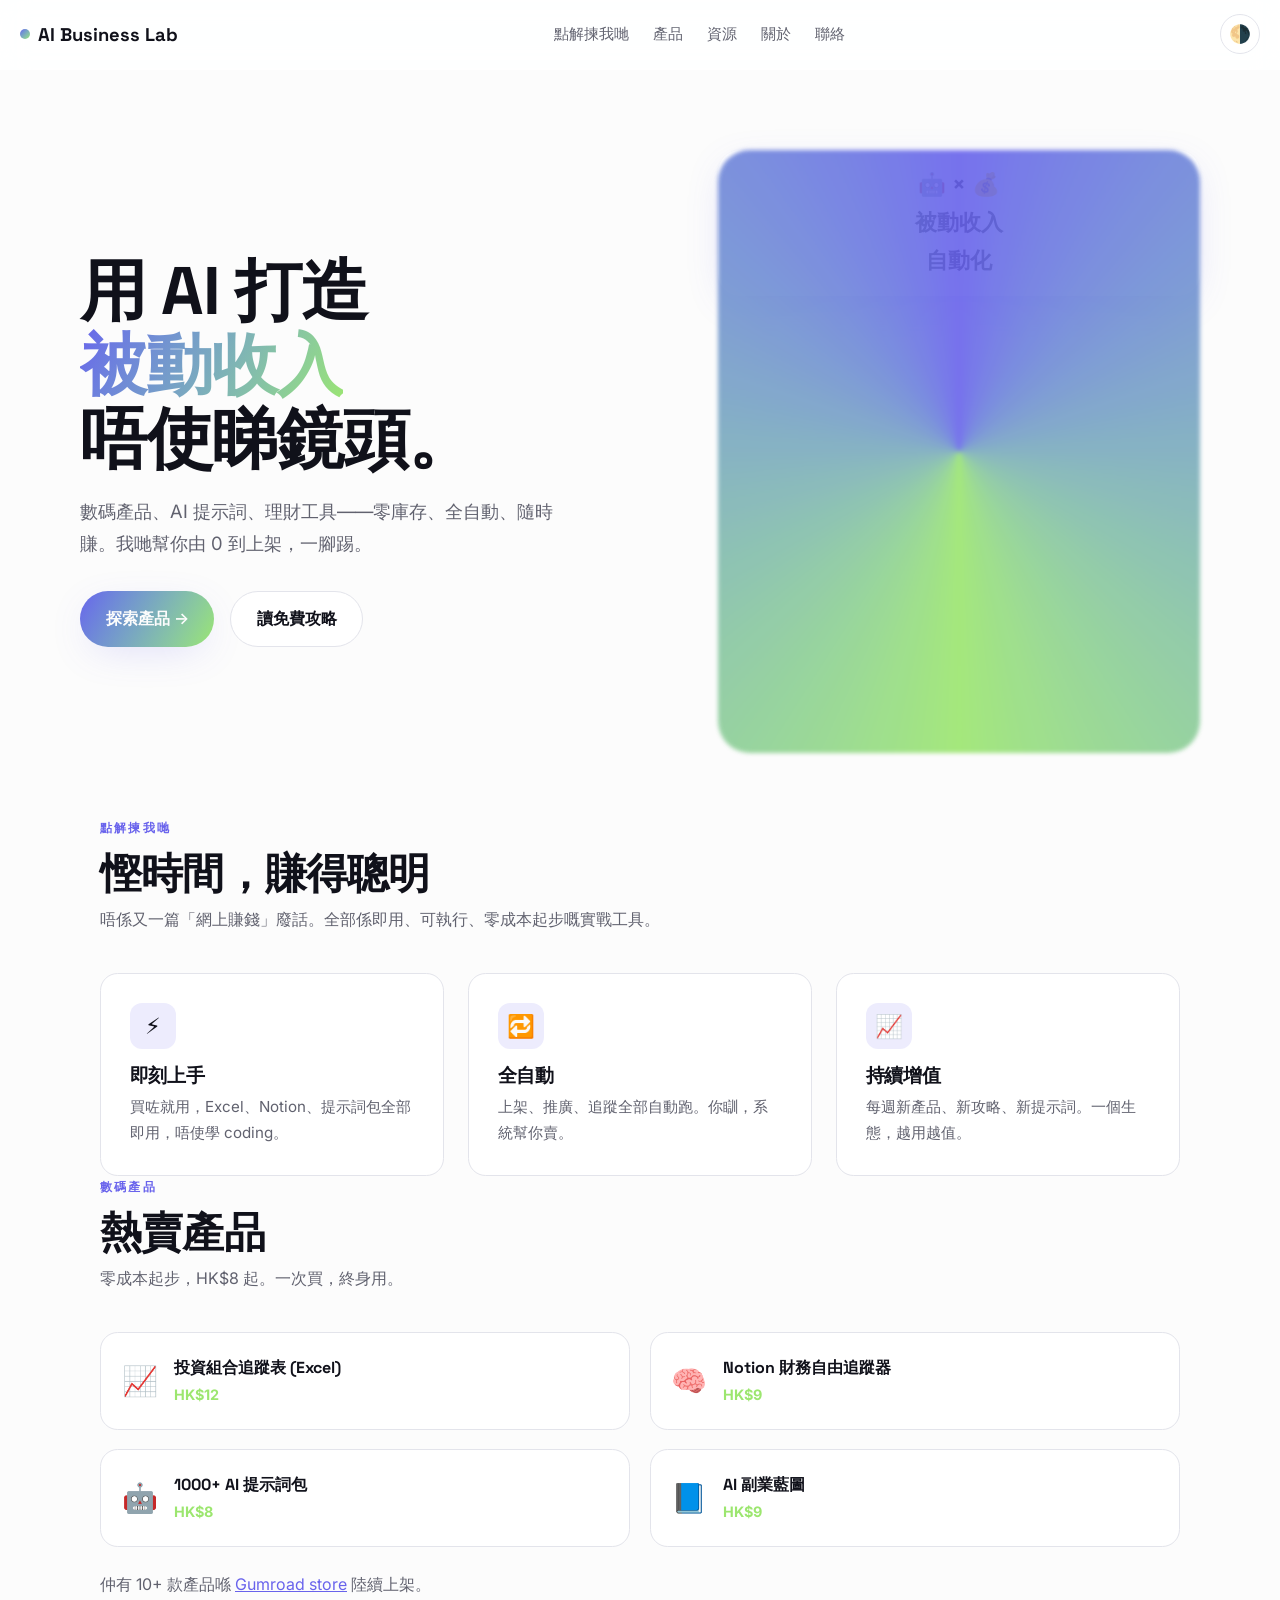
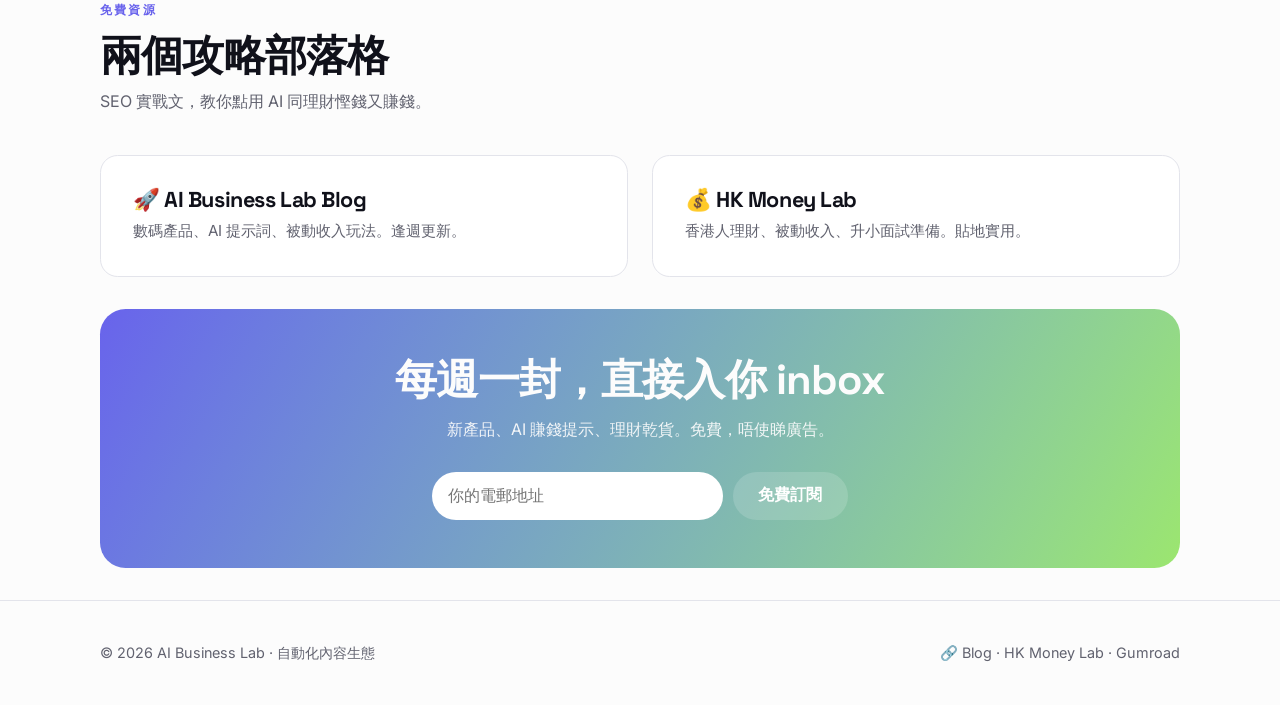
<file: site/index.html>
<!DOCTYPE html>
<html lang="zh-HK">
<head>
<meta charset="utf-8">
<meta name="viewport" content="width=device-width,initial-scale=1">
<title>AI Business Lab — 用 AI 打造被動收入</title>
<meta name="description" content="AI Business Lab 幫你用數碼產品、AI 提示詞同理財工具，建立零庫存、全自動嘅被動收入。">
<link rel="canonical" href="https://aibizlab-hub.github.io/aibizlab-site/">
<script data-goatcounter="https://aibizlab.goatcounter.com/count.js" async src="//gc.goatcounter.com/count.js"></script>
<link rel="preconnect" href="https://fonts.googleapis.com">
<link rel="preconnect" href="https://fonts.gstatic.com" crossorigin>
<link href="https://fonts.googleapis.com/css2?family=Inter:wght@400;500;600&family=Space+Grotesk:wght@500;700&display=swap" rel="stylesheet">
<link rel="stylesheet" href="assets/css/style.css">
</head>
<body>
<nav>
  <div class="brand"><span class="dot"></span> AI Business Lab</div>
  <div class="nav-links">
    <a href="#features">點解揀我哋</a>
    <a href="#products">產品</a>
    <a href="#resources">資源</a>
    <a href="about.html">關於</a>
    <a href="contact.html">聯絡</a>
  </div>
  <button class="theme-btn" aria-label="切換深色模式">🌗</button>
  <button class="burger" aria-label="選單">☰</button>
</nav>

<header class="wrap hero">
  <div class="reveal">
    <h1>用 AI 打造<br><span class="grad">被動收入</span><br>唔使睇鏡頭。</h1>
    <p class="lede">數碼產品、AI 提示詞、理財工具——零庫存、全自動、隨時賺。我哋幫你由 0 到上架，一腳踢。</p>
    <div class="cta-row">
      <a class="btn btn-primary" href="#products">探索產品 →</a>
      <a class="btn btn-ghost" href="#resources">讀免費攻略</a>
    </div>
  </div>
  <div class="hero-visual reveal float">
    <div class="orb"></div>
    <div class="orb-2"><div class="chip">🤖 × 💰<br>被動收入<br>自動化</div></div>
  </div>
</header>

<section id="features" class="wrap">
  <div class="section-head reveal">
    <div class="eyebrow">點解揀我哋</div>
    <h2>慳時間，賺得聰明</h2>
    <p>唔係又一篇「網上賺錢」廢話。全部係即用、可執行、零成本起步嘅實戰工具。</p>
  </div>
  <div class="grid-3">
    <div class="card reveal">
      <div class="ico">⚡</div>
      <h3>即刻上手</h3>
      <p>買咗就用，Excel、Notion、提示詞包全部即用，唔使學 coding。</p>
    </div>
    <div class="card reveal">
      <div class="ico">🔁</div>
      <h3>全自動</h3>
      <p>上架、推廣、追蹤全部自動跑。你瞓，系統幫你賣。</p>
    </div>
    <div class="card reveal">
      <div class="ico">📈</div>
      <h3>持續增值</h3>
      <p>每週新產品、新攻略、新提示詞。一個生態，越用越值。</p>
    </div>
  </div>
</section>

<section id="products" class="wrap">
  <div class="section-head reveal">
    <div class="eyebrow">數碼產品</div>
    <h2>熱賣產品</h2>
    <p>零成本起步，HK$8 起。一次買，終身用。</p>
  </div>
  <div class="products">
    <a class="product reveal" href="https://gumroad.com/products/ocqse">
      <span class="emoji">📈</span>
      <span class="meta"><b>投資組合追蹤表 (Excel)</b><span>HK$12</span></span>
    </a>
    <a class="product reveal" href="https://gumroad.com/products/agcfz">
      <span class="emoji">🧠</span>
      <span class="meta"><b>Notion 財務自由追蹤器</b><span>HK$9</span></span>
    </a>
    <a class="product reveal" href="https://gumroad.com/products/zudzxu">
      <span class="emoji">🤖</span>
      <span class="meta"><b>1000+ AI 提示詞包</b><span>HK$8</span></span>
    </a>
    <a class="product reveal" href="https://gumroad.com/products/nwhbls">
      <span class="emoji">📘</span>
      <span class="meta"><b>AI 副業藍圖</b><span>HK$9</span></span>
    </a>
  </div>
  <p class="reveal" style="margin-top:1.5rem;color:var(--muted)">仲有 10+ 款產品喺 <a href="https://gumroad.com" style="color:var(--accent)">Gumroad store</a> 陸續上架。</p>
</section>

<section id="resources" class="wrap">
  <div class="section-head reveal">
    <div class="eyebrow">免費資源</div>
    <h2>兩個攻略部落格</h2>
    <p>SEO 實戰文，教你點用 AI 同理財慳錢又賺錢。</p>
  </div>
  <div class="resources">
    <a class="resource reveal" href="https://aibizlab-hub.github.io/aibizlab-blog/">
      <h3>🚀 AI Business Lab Blog</h3>
      <p>數碼產品、AI 提示詞、被動收入玩法。逢週更新。</p>
    </a>
    <a class="resource reveal" href="https://aibizlab-hub.github.io/aibizlab-hkfinance/">
      <h3>💰 HK Money Lab</h3>
      <p>香港人理財、被動收入、升小面試準備。貼地實用。</p>
    </a>
  </div>
</section>

<section class="wrap">
  <div class="cta-band reveal">
    <h2>每週一封，直接入你 inbox</h2>
    <p>新產品、AI 賺錢提示、理財乾貨。免費，唔使睇廣告。</p>
    <form class="signup-inline" action="https://docs.google.com/forms/d/e/1FAIpQLScCxi_w7f8Ep2hqylOLt9LSbOdzfATiV2g6GKmg1LAjxBhYvg/formResponse" method="POST" target="_blank">
      <input type="hidden" name="entry.343764206" value="品牌站訂閱">
      <input type="email" name="entry.324733833" placeholder="你的電郵地址" required>
      <input type="hidden" name="entry.29427835" value="訂閱通訊">
      <button class="btn btn-ghost" type="submit">免費訂閱</button>
    </form>
  </div>
</section>

<footer>
  <div class="wrap">
    <span>© 2026 AI Business Lab · 自動化內容生態</span>
    <span>🔗 <a href="https://aibizlab-hub.github.io/aibizlab-blog/">Blog</a> · <a href="https://aibizlab-hub.github.io/aibizlab-hkfinance/">HK Money Lab</a> · <a href="https://gumroad.com">Gumroad</a></span>
  </div>
</footer>

<script src="assets/js/main.js"></script>
</body>
</html>
</file>
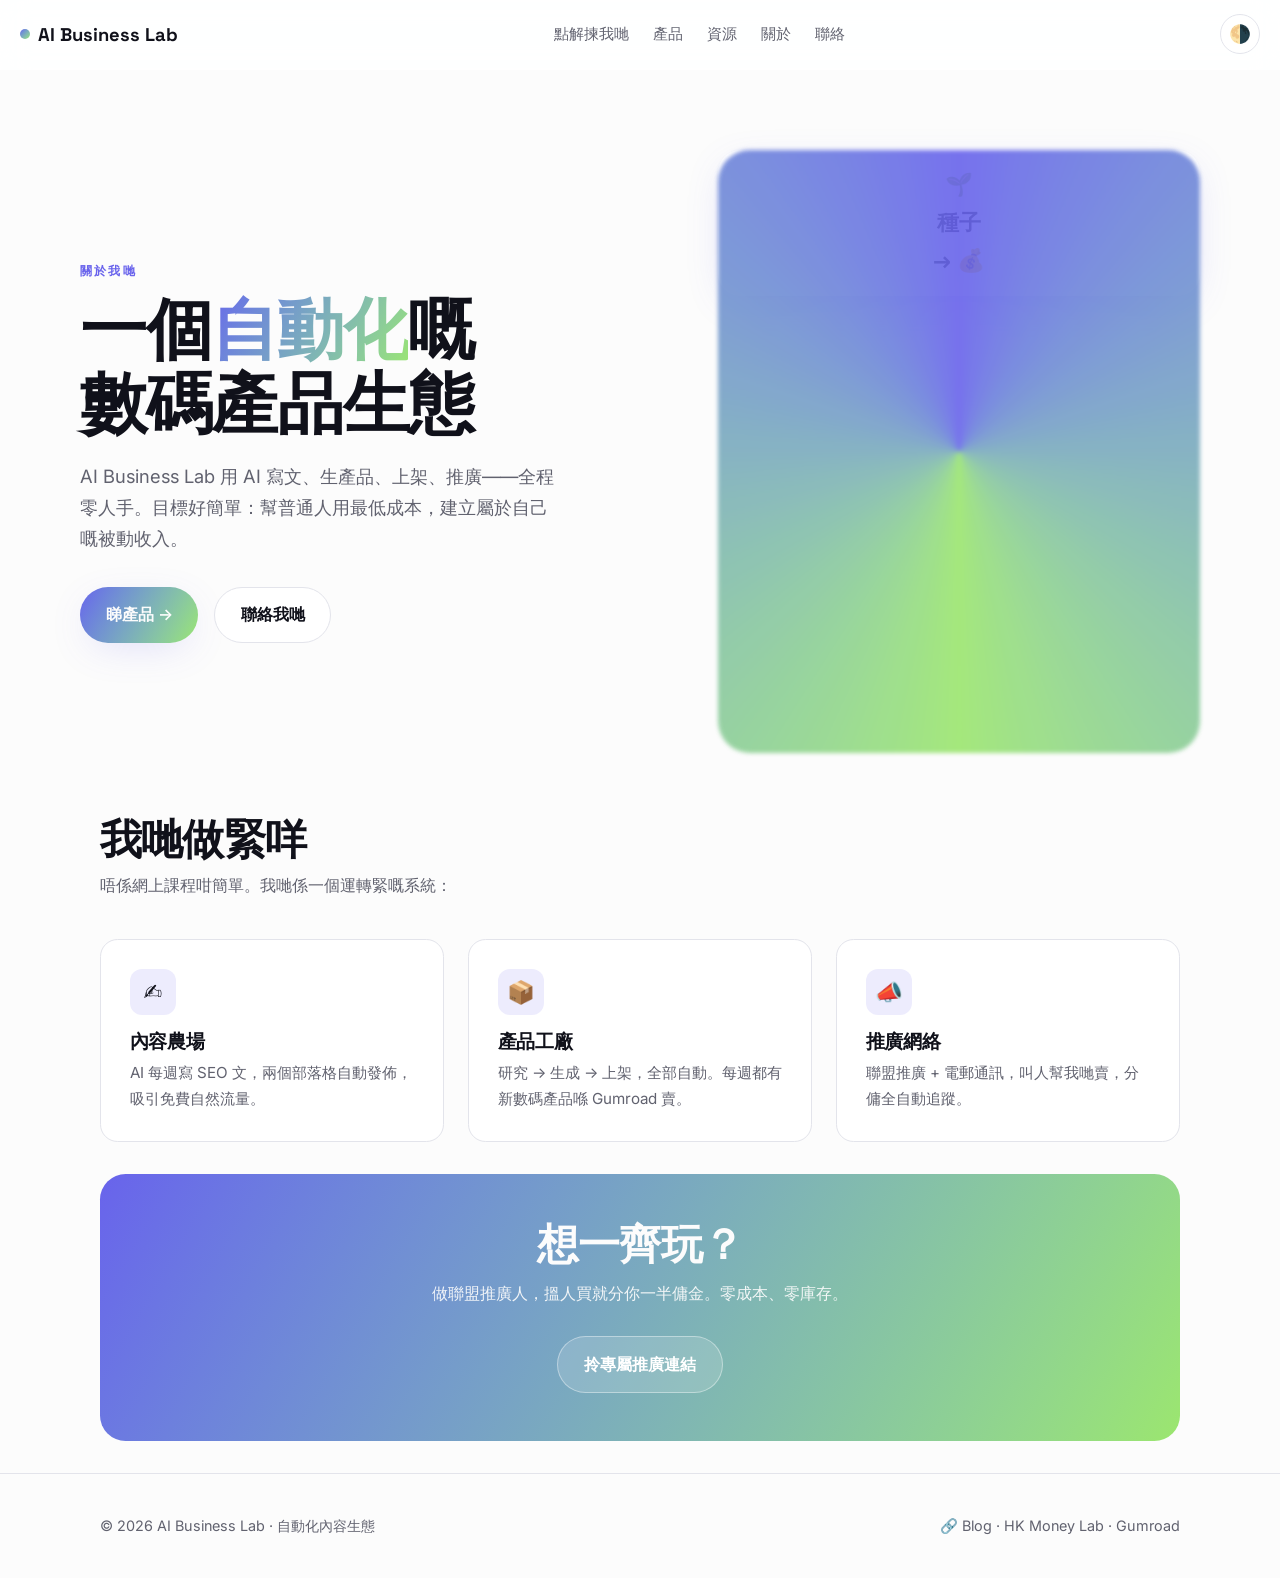
<file: site/about.html>
<!DOCTYPE html>
<html lang="zh-HK">
<head>
<meta charset="utf-8">
<meta name="viewport" content="width=device-width,initial-scale=1">
<title>關於 AI Business Lab</title>
<meta name="description" content="AI Business Lab 係一個全自動嘅數碼產品生態：用 AI 生成內容、上架產品、仲幫你被動收入。">
<link rel="canonical" href="https://aibizlab-hub.github.io/aibizlab-site/about.html">
<script data-goatcounter="https://aibizlab.goatcounter.com/count.js" async src="//gc.goatcounter.com/count.js"></script>
<link rel="preconnect" href="https://fonts.googleapis.com">
<link href="https://fonts.googleapis.com/css2?family=Inter:wght@400;500;600&family=Space+Grotesk:wght@500;700&display=swap" rel="stylesheet">
<link rel="stylesheet" href="assets/css/style.css">
</head>
<body>
<nav>
  <div class="brand"><span class="dot"></span> AI Business Lab</div>
  <div class="nav-links">
    <a href="index.html#features">點解揀我哋</a>
    <a href="index.html#products">產品</a>
    <a href="index.html#resources">資源</a>
    <a href="about.html">關於</a>
    <a href="contact.html">聯絡</a>
  </div>
  <button class="theme-btn" aria-label="切換深色模式">🌗</button>
  <button class="burger" aria-label="選單">☰</button>
</nav>

<header class="wrap hero">
  <div class="reveal">
    <div class="eyebrow">關於我哋</div>
    <h1>一個<span class="grad">自動化</span>嘅<br>數碼產品生態</h1>
    <p class="lede">AI Business Lab 用 AI 寫文、生產品、上架、推廣——全程零人手。目標好簡單：幫普通人用最低成本，建立屬於自己嘅被動收入。</p>
    <div class="cta-row">
      <a class="btn btn-primary" href="index.html#products">睇產品 →</a>
      <a class="btn btn-ghost" href="contact.html">聯絡我哋</a>
    </div>
  </div>
  <div class="hero-visual reveal float">
    <div class="orb"></div>
    <div class="orb-2"><div class="chip">🌱<br>種子<br>→ 💰</div></div>
  </div>
</header>

<section class="wrap">
  <div class="section-head reveal">
    <h2>我哋做緊咩</h2>
    <p>唔係網上課程咁簡單。我哋係一個運轉緊嘅系統：</p>
  </div>
  <div class="grid-3">
    <div class="card reveal"><div class="ico">✍️</div><h3>內容農場</h3><p>AI 每週寫 SEO 文，兩個部落格自動發佈，吸引免費自然流量。</p></div>
    <div class="card reveal"><div class="ico">📦</div><h3>產品工廠</h3><p>研究 → 生成 → 上架，全部自動。每週都有新數碼產品喺 Gumroad 賣。</p></div>
    <div class="card reveal"><div class="ico">📣</div><h3>推廣網絡</h3><p>聯盟推廣 + 電郵通訊，叫人幫我哋賣，分傭全自動追蹤。</p></div>
  </div>
</section>

<section class="wrap">
  <div class="cta-band reveal">
    <h2>想一齊玩？</h2>
    <p>做聯盟推廣人，搵人買就分你一半傭金。零成本、零庫存。</p>
    <div class="signup-inline">
      <a class="btn btn-ghost" href="contact.html">拎專屬推廣連結</a>
    </div>
  </div>
</section>

<footer>
  <div class="wrap">
    <span>© 2026 AI Business Lab · 自動化內容生態</span>
    <span>🔗 <a href="https://aibizlab-hub.github.io/aibizlab-blog/">Blog</a> · <a href="https://aibizlab-hub.github.io/aibizlab-hkfinance/">HK Money Lab</a> · <a href="https://gumroad.com">Gumroad</a></span>
  </div>
</footer>
<script src="assets/js/main.js"></script>
</body>
</html>
</file>
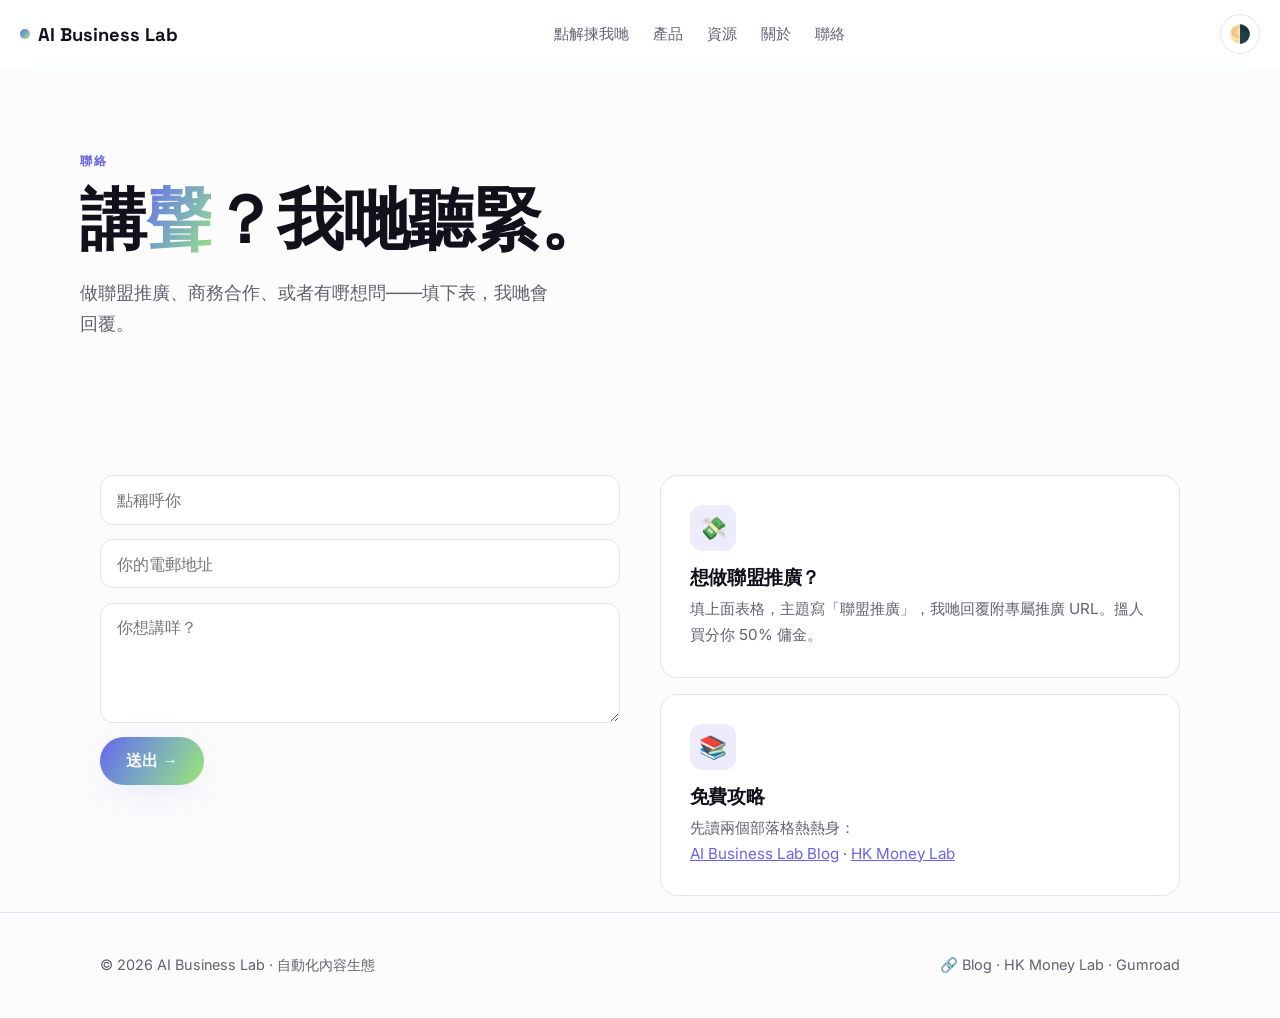
<file: site/contact.html>
<!DOCTYPE html>
<html lang="zh-HK">
<head>
<meta charset="utf-8">
<meta name="viewport" content="width=device-width,initial-scale=1">
<title>聯絡 AI Business Lab</title>
<meta name="description" content="想做聯盟推廣、合作、或者有問題？搵 AI Business Lab 嘅方法。">
<link rel="canonical" href="https://aibizlab-hub.github.io/aibizlab-site/contact.html">
<script data-goatcounter="https://aibizlab.goatcounter.com/count.js" async src="//gc.goatcounter.com/count.js"></script>
<link rel="preconnect" href="https://fonts.googleapis.com">
<link href="https://fonts.googleapis.com/css2?family=Inter:wght@400;500;600&family=Space+Grotesk:wght@500;700&display=swap" rel="stylesheet">
<link rel="stylesheet" href="assets/css/style.css">
<style>
.contact-grid{display:grid;grid-template-columns:1fr 1fr;gap:2.5rem;margin-top:2.5rem}
.contact-form{display:flex;flex-direction:column;gap:.9rem}
.contact-form input,.contact-form textarea{
  padding:.85rem 1rem;border-radius:.8rem;border:1px solid var(--border);
  background:var(--card);color:var(--fg);font-size:1rem;font-family:inherit;width:100%
}
.contact-form textarea{min-height:120px;resize:vertical}
.contact-form button{align-self:flex-start}
.contact-side .card{margin-bottom:1rem}
@media(max-width:860px){.contact-grid{grid-template-columns:1fr}}
</style>
</head>
<body>
<nav>
  <div class="brand"><span class="dot"></span> AI Business Lab</div>
  <div class="nav-links">
    <a href="index.html#features">點解揀我哋</a>
    <a href="index.html#products">產品</a>
    <a href="index.html#resources">資源</a>
    <a href="about.html">關於</a>
    <a href="contact.html">聯絡</a>
  </div>
  <button class="theme-btn" aria-label="切換深色模式">🌗</button>
  <button class="burger" aria-label="選單">☰</button>
</nav>

<header class="wrap hero">
  <div class="reveal" style="grid-column:1/-1">
    <div class="eyebrow">聯絡</div>
    <h1>講<a href="#" style="pointer-events:none" class="grad">聲</a>？我哋聽緊。</h1>
    <p class="lede">做聯盟推廣、商務合作、或者有嘢想問——填下表，我哋會回覆。</p>
  </div>
</header>

<section class="wrap">
  <div class="contact-grid">
    <form class="contact-form reveal" action="https://docs.google.com/forms/d/e/1FAIpQLScCxi_w7f8Ep2hqylOLt9LSbOdzfATiV2g6GKmg1LAjxBhYvg/formResponse" method="POST" target="_blank">
      <input type="text" name="entry.343764206" placeholder="點稱呼你" required>
      <input type="email" name="entry.324733833" placeholder="你的電郵地址" required>
      <textarea name="entry.29427835" placeholder="你想講咩？" required></textarea>
      <button class="btn btn-primary" type="submit">送出 →</button>
    </form>
    <div class="contact-side reveal">
      <div class="card">
        <div class="ico">💸</div>
        <h3>想做聯盟推廣？</h3>
        <p>填上面表格，主題寫「聯盟推廣」，我哋回覆附專屬推廣 URL。搵人買分你 50% 傭金。</p>
      </div>
      <div class="card">
        <div class="ico">📚</div>
        <h3>免費攻略</h3>
        <p>先讀兩個部落格熱熱身：<br><a href="https://aibizlab-hub.github.io/aibizlab-blog/" style="color:var(--accent)">AI Business Lab Blog</a> · <a href="https://aibizlab-hub.github.io/aibizlab-hkfinance/" style="color:var(--accent)">HK Money Lab</a></p>
      </div>
    </div>
  </div>
</section>

<footer>
  <div class="wrap">
    <span>© 2026 AI Business Lab · 自動化內容生態</span>
    <span>🔗 <a href="https://aibizlab-hub.github.io/aibizlab-blog/">Blog</a> · <a href="https://aibizlab-hub.github.io/aibizlab-hkfinance/">HK Money Lab</a> · <a href="https://gumroad.com">Gumroad</a></span>
  </div>
</footer>
<script src="assets/js/main.js"></script>
</body>
</html>
</file>
<file: site/assets/css/style.css>
:root{
  --bg: oklch(0.99 0 0);
  --bg-soft: oklch(0.97 0.01 280);
  --fg: oklch(0.18 0.02 280);
  --muted: oklch(0.5 0.02 280);
  --card: oklch(1 0 0);
  --border: oklch(0.92 0.01 280);
  --accent: oklch(0.58 0.20 280);      /* electric indigo */
  --accent-2: oklch(0.85 0.17 135);    /* lime twist */
  --accent-fg: oklch(0.99 0 0);
  --shadow: 0 10px 40px -12px oklch(0.58 0.20 280 / 0.25);
  --radius: 1.1rem;
  --font-display: "Space Grotesk", system-ui, sans-serif;
  --font-sans: "Inter", system-ui, -apple-system, sans-serif;
}
[data-theme="dark"]{
  --bg: oklch(0.16 0.02 280);
  --bg-soft: oklch(0.20 0.03 280);
  --fg: oklch(0.96 0 0);
  --muted: oklch(0.72 0.02 280);
  --card: oklch(0.22 0.03 280);
  --border: oklch(0.32 0.03 280);
  --shadow: 0 10px 40px -10px oklch(0 0 0 / 0.5);
}
*{box-sizing:border-box;margin:0;padding:0}
html{scroll-behavior:smooth}
body{
  font-family:var(--font-sans);
  background:var(--bg);
  color:var(--fg);
  line-height:1.7;
  -webkit-font-smoothing:antialiased;
  transition:background .3s, color .3s;
}
.wrap{max-width:1120px;margin:0 auto;padding:0 1.25rem}
h1,h2,h3{font-family:var(--font-display);letter-spacing:-0.02em;line-height:1.1}

/* NAV */
nav{
  position:sticky;top:0;z-index:50;
  display:flex;align-items:center;justify-content:space-between;
  padding:.9rem 1.25rem;
  backdrop-filter:saturate(180%) blur(14px);
  background:oklch(1 0 0 / 0.7);
  border-bottom:1px solid transparent;
  transition:border-color .3s, background .3s;
}
[data-theme="dark"] nav{background:oklch(0.16 0.02 280 / 0.7)}
nav.scrolled{border-color:var(--border)}
.brand{font-family:var(--font-display);font-weight:700;font-size:1.15rem;display:flex;align-items:center;gap:.5rem}
.brand .dot{width:10px;height:10px;border-radius:50%;background:linear-gradient(135deg,var(--accent),var(--accent-2))}
.nav-links{display:flex;gap:1.5rem;align-items:center}
.nav-links a{color:var(--muted);text-decoration:none;font-size:.95rem;transition:color .2s}
.nav-links a:hover{color:var(--fg)}
.theme-btn{
  border:1px solid var(--border);background:var(--card);color:var(--fg);
  width:40px;height:40px;border-radius:50%;cursor:pointer;font-size:1.1rem;
  display:grid;place-items:center;transition:transform .2s, border-color .2s;
}
.theme-btn:hover{transform:rotate(20deg);border-color:var(--accent)}
.burger{display:none;background:none;border:0;font-size:1.5rem;cursor:pointer;color:var(--fg)}

/* HERO (asymmetric) */
.hero{
  display:grid;grid-template-columns:1.1fr 0.9fr;gap:3rem;align-items:center;
  padding:5rem 0 4rem;
}
.hero h1{font-size:clamp(2.4rem,6vw,4.2rem);margin-bottom:1.2rem}
.hero h1 .grad{
  background:linear-gradient(120deg,var(--accent),var(--accent-2));
  -webkit-background-clip:text;background-clip:text;color:transparent;
}
.hero p.lede{font-size:1.15rem;color:var(--muted);max-width:30rem;margin-bottom:2rem}
.cta-row{display:flex;gap:1rem;flex-wrap:wrap}
.btn{
  display:inline-flex;align-items:center;gap:.5rem;
  padding:.85rem 1.6rem;border-radius:999px;font-weight:600;text-decoration:none;
  font-size:1rem;transition:transform .15s, box-shadow .2s, background .2s;cursor:pointer;border:0;
}
.btn-primary{background:linear-gradient(120deg,var(--accent),var(--accent-2));color:var(--accent-fg);box-shadow:var(--shadow)}
.btn-primary:hover{transform:translateY(-2px)}
.btn-ghost{background:var(--card);color:var(--fg);border:1px solid var(--border)}
.btn-ghost:hover{transform:translateY(-2px);border-color:var(--accent)}

/* floating gradient card (the twist) */
.hero-visual{position:relative;aspect-ratio:4/5}
.orb{
  position:absolute;inset:0;border-radius:2rem;overflow:hidden;
  background:conic-gradient(from 0deg,var(--accent),var(--accent-2),var(--accent));
  filter:blur(2px);animation:spin 14s linear infinite;opacity:.9;
}
.orb-2{inset:18% 18% 18% 18%;background:var(--card);border-radius:1.4rem;filter:none;
  display:grid;place-items:center;box-shadow:var(--shadow);animation:none}
.orb-2 .chip{font-family:var(--font-display);font-weight:700;font-size:1.4rem;text-align:center;padding:1rem}
@keyframes spin{to{transform:rotate(360deg)}}
.float{animation:float 5s ease-in-out infinite}
@keyframes float{50%{transform:translateY(-14px)}}

/* SECTIONS */
section{padding:4.5rem 0}
.eyebrow{text-transform:uppercase;letter-spacing:.18em;font-size:.78rem;font-weight:700;color:var(--accent);margin-bottom:.8rem}
.section-head h2{font-size:clamp(1.8rem,4vw,2.6rem);margin-bottom:.6rem}
.section-head p{color:var(--muted);max-width:38rem}
.grid-3{display:grid;grid-template-columns:repeat(3,1fr);gap:1.5rem;margin-top:2.5rem}
.card{
  background:var(--card);border:1px solid var(--border);border-radius:var(--radius);
  padding:1.8rem;transition:transform .2s, box-shadow .2s, border-color .2s;
}
.card:hover{transform:translateY(-4px);box-shadow:var(--shadow);border-color:var(--accent)}
.card .ico{width:46px;height:46px;border-radius:12px;display:grid;place-items:center;font-size:1.4rem;
  background:oklch(0.58 0.20 280 / 0.12);margin-bottom:1rem}
.card h3{font-size:1.2rem;margin-bottom:.5rem}
.card p{color:var(--muted);font-size:.95rem}

/* product showcase */
.products{display:grid;grid-template-columns:repeat(2,1fr);gap:1.2rem;margin-top:2.5rem}
.product{
  display:flex;gap:1rem;align-items:center;padding:1.3rem;border:1px solid var(--border);
  border-radius:var(--radius);background:var(--card);text-decoration:none;color:var(--fg);
  transition:transform .2s, border-color .2s;
}
.product:hover{transform:translateY(-3px);border-color:var(--accent)}
.product .emoji{font-size:1.8rem}
.product .meta b{display:block;font-family:var(--font-display)}
.product .meta span{color:var(--accent-2);font-weight:700;font-size:.9rem}

/* resources */
.resources{display:grid;grid-template-columns:repeat(2,1fr);gap:1.5rem;margin-top:2.5rem}
.resource{
  border:1px solid var(--border);border-radius:var(--radius);padding:2rem;background:var(--card);
  text-decoration:none;color:var(--fg);transition:transform .2s,box-shadow .2s;
}
.resource:hover{transform:translateY(-4px);box-shadow:var(--shadow)}
.resource h3{font-size:1.35rem;margin-bottom:.4rem}
.resource p{color:var(--muted);font-size:.95rem}

/* CTA band */
.cta-band{
  background:linear-gradient(120deg,var(--accent),var(--accent-2));
  color:var(--accent-fg);border-radius:1.6rem;padding:3rem 2rem;text-align:center;margin:2rem 0;
}
.cta-band h2{font-size:clamp(1.8rem,4vw,2.6rem);margin-bottom:.8rem}
.cta-band p{opacity:.92;margin-bottom:1.8rem}
.cta-band .btn-ghost{background:oklch(1 0 0 / .15);color:#fff;border-color:oklch(1 0 0 / .4)}
.signup-inline{display:flex;gap:.6rem;max-width:26rem;margin:0 auto;flex-wrap:wrap;justify-content:center}
.signup-inline input{flex:1;min-width:14rem;padding:.8rem 1rem;border-radius:999px;border:0;font-size:1rem}
.signup-inline button{border:0}

/* footer */
footer{border-top:1px solid var(--border);padding:2.5rem 0;color:var(--muted);font-size:.9rem}
footer .wrap{display:flex;justify-content:space-between;flex-wrap:wrap;gap:1rem;align-items:center}
footer a{color:var(--muted);text-decoration:none}
footer a:hover{color:var(--accent)}

/* reveal animation */
.reveal{opacity:0;transform:translateY(24px);transition:opacity .6s ease, transform .6s ease}
.reveal.in{opacity:1;transform:none}

/* responsive */
@media(max-width:860px){
  .hero{grid-template-columns:1fr;gap:2rem;padding:3rem 0}
  .hero-visual{max-width:340px;margin:0 auto}
  .grid-3,.products,.resources{grid-template-columns:1fr}
  .nav-links{display:none}
  .burger{display:block}
  .nav-links.open{display:flex;position:absolute;top:60px;left:0;right:0;flex-direction:column;
    background:var(--bg);padding:1rem 1.25rem;border-bottom:1px solid var(--border);gap:1rem}
}
</file>
